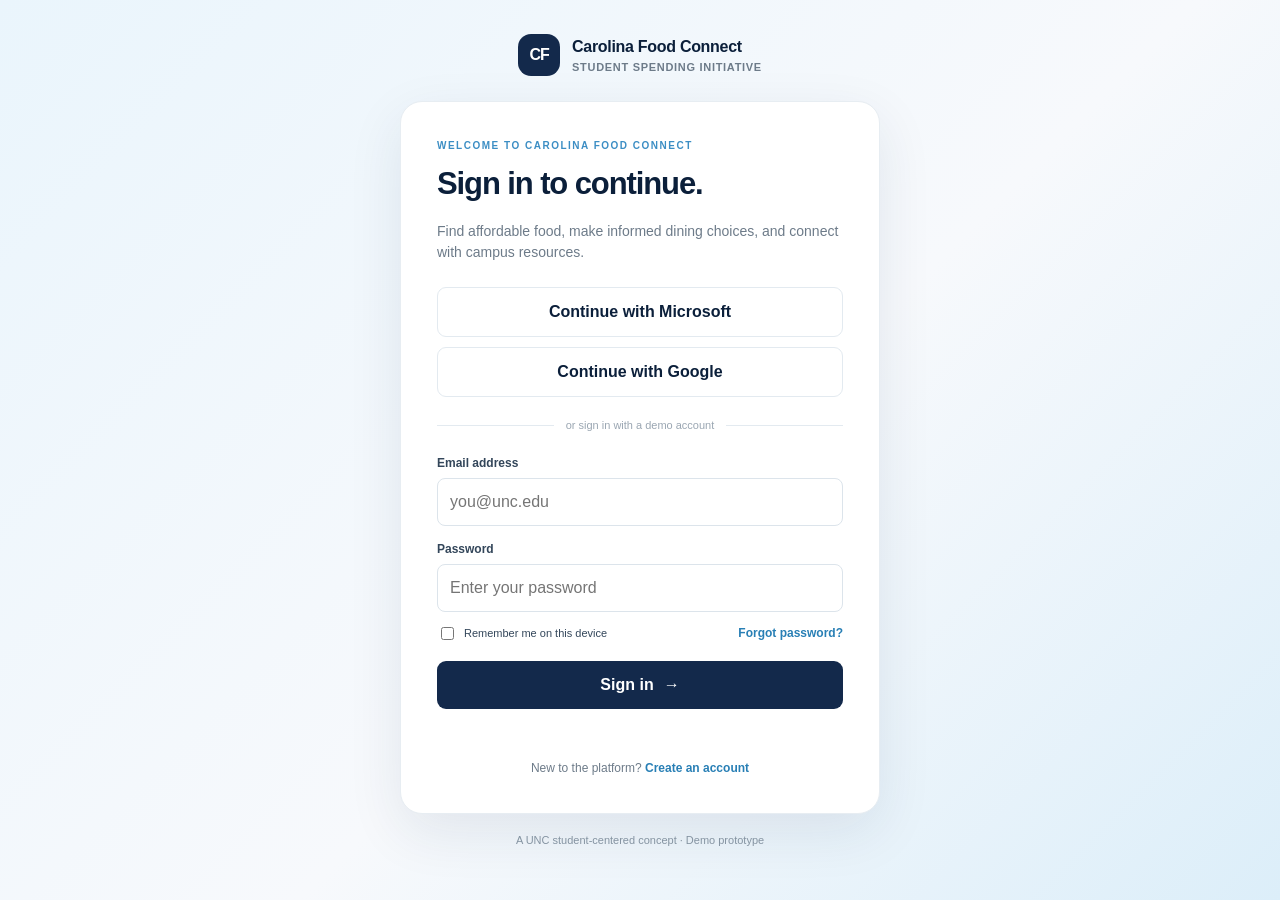
<file: carolina_food_connect_starter/admin/index.html>
<!DOCTYPE html>
<html lang="en"><head><meta charset="UTF-8"><meta name="viewport" content="width=device-width, initial-scale=1"><title>Campus Admin Portal | Carolina Food Connect</title><link rel="stylesheet" href="../assets/css/style.css"></head>
<body data-portal="admin"><div id="app"></div><script src="../assets/js/app.js"></script></body></html>
</file>
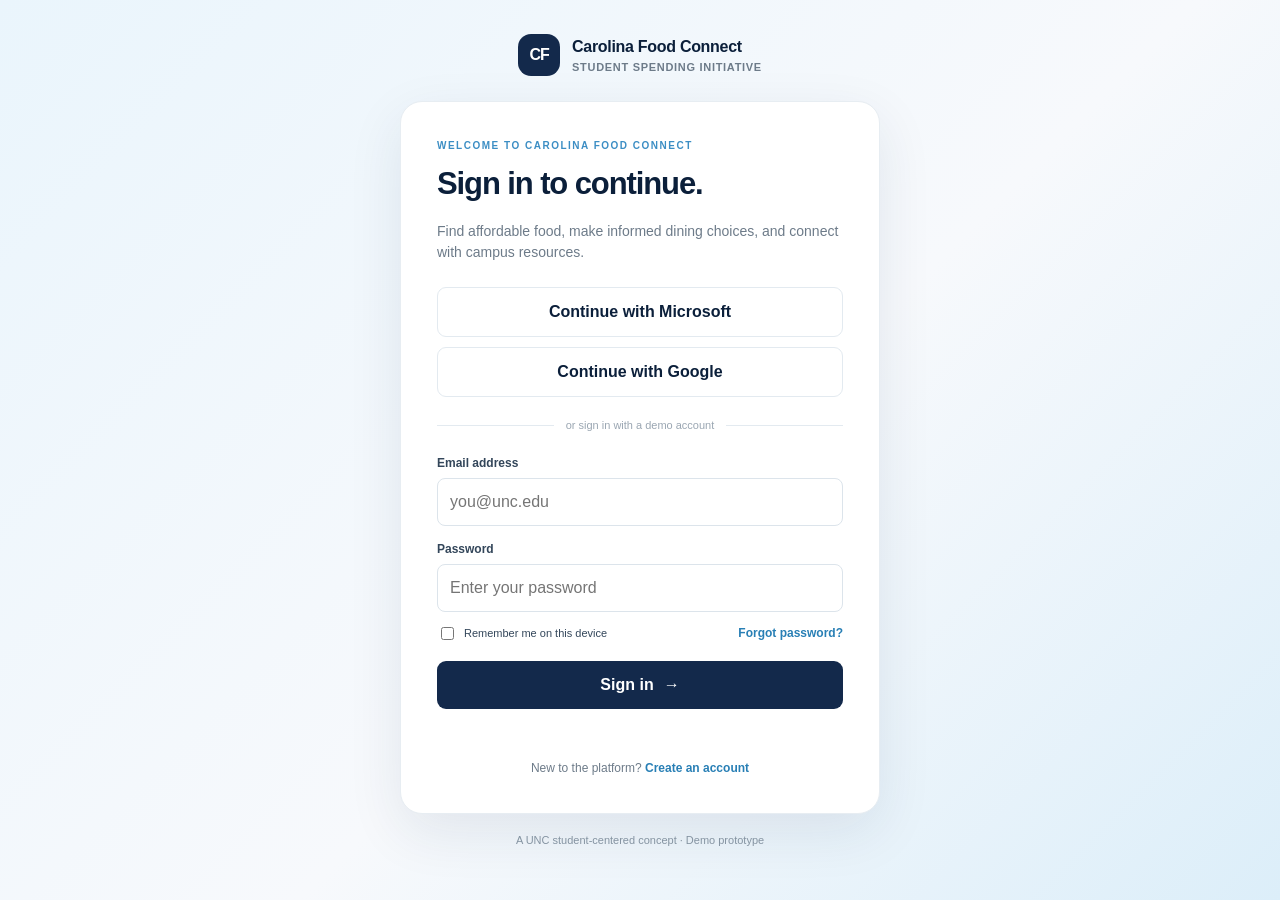
<file: carolina_food_connect_starter/business/index.html>
<!DOCTYPE html>
<html lang="en"><head><meta charset="UTF-8"><meta name="viewport" content="width=device-width, initial-scale=1"><title>Business Portal | Carolina Food Connect</title><link rel="stylesheet" href="../assets/css/style.css"></head>
<body data-portal="business"><div id="app"></div><script src="../assets/js/app.js"></script></body></html>
</file>
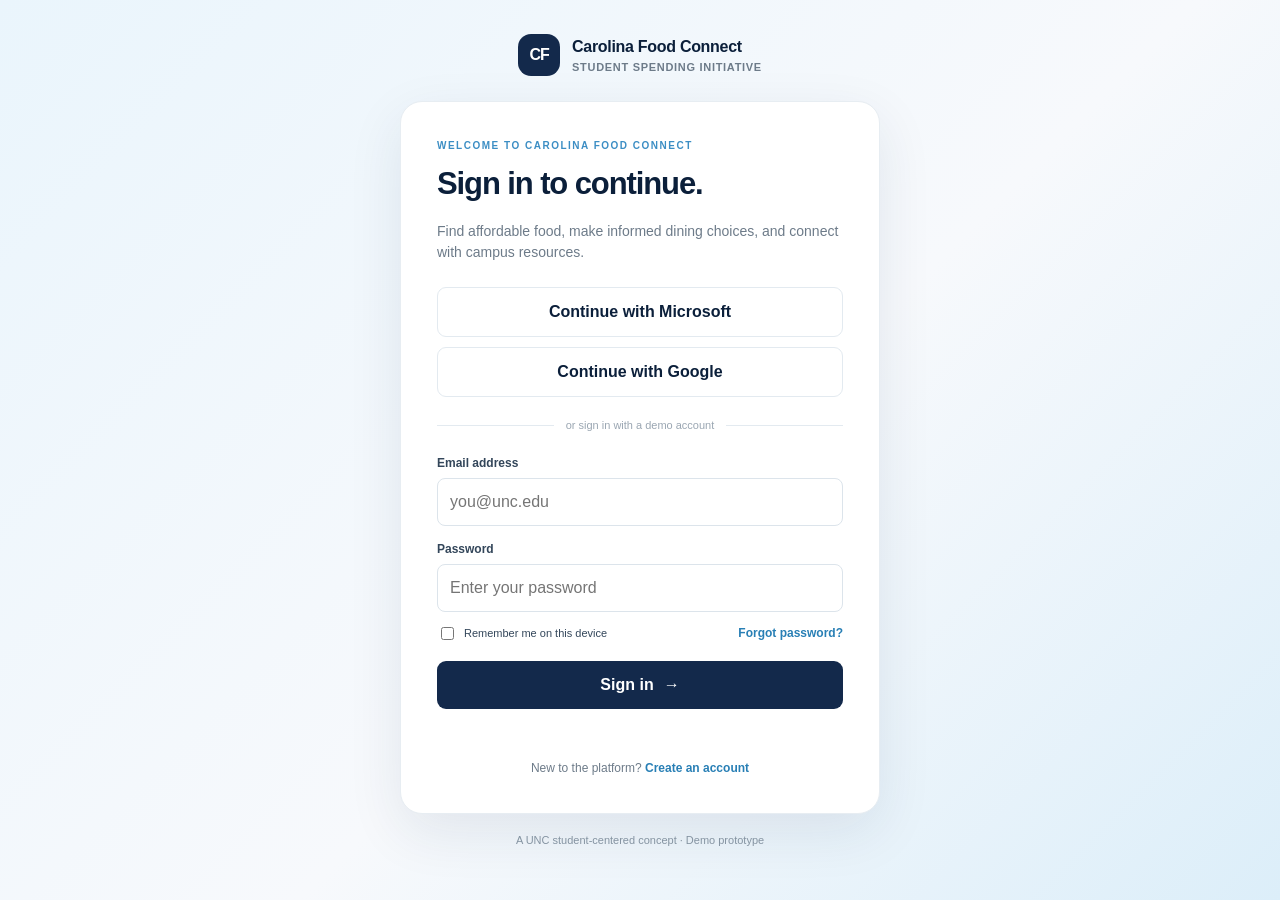
<file: carolina_food_connect_starter/student/index.html>
<!DOCTYPE html>
<html lang="en"><head><meta charset="UTF-8"><meta name="viewport" content="width=device-width, initial-scale=1"><title>Student Portal | Carolina Food Connect</title><link rel="stylesheet" href="../assets/css/style.css"></head>
<body data-portal="student"><div id="app"></div><script src="../assets/js/app.js"></script></body></html>
</file>
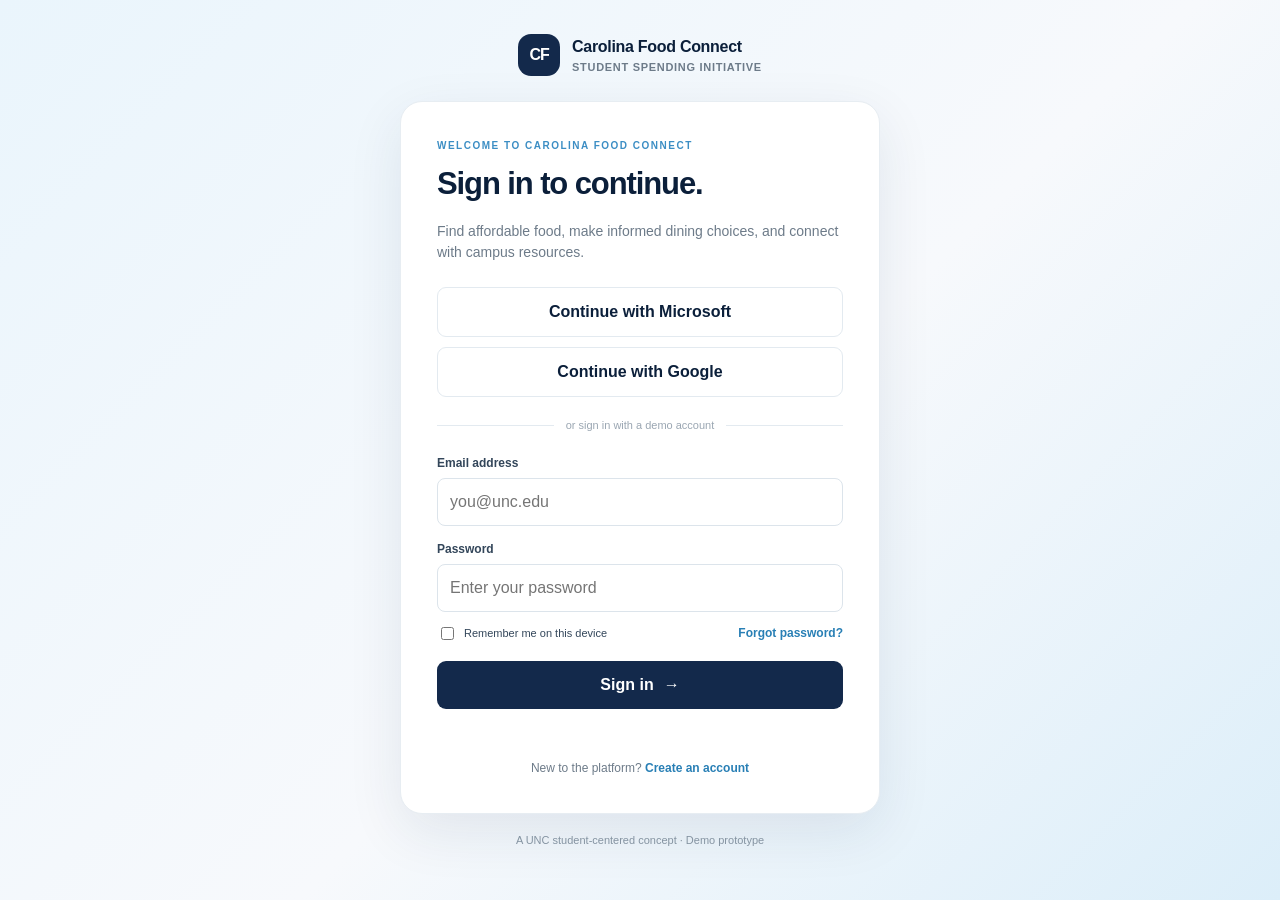
<file: carolina_food_connect_starter/login.html>
<!DOCTYPE html>
<html lang="en">
<head>
  <meta charset="UTF-8"><meta name="viewport" content="width=device-width, initial-scale=1">
  <title>Sign in | Carolina Food Connect</title>
  <link rel="stylesheet" href="assets/css/style.css">
</head>
<body class="auth-page">
  <main class="auth-shell">
    <a class="brand brand-auth" href="login.html"><span class="brand-mark">CF</span><span>Carolina Food Connect<small>Student Spending Initiative</small></span></a>
    <section class="auth-card">
      <div class="eyebrow">WELCOME TO CAROLINA FOOD CONNECT</div>
      <h1>Sign in to continue.</h1>
      <p class="muted">Find affordable food, make informed dining choices, and connect with campus resources.</p>
      <div class="sso-buttons">
        <button class="btn btn-outline btn-full" type="button" data-demo-sso="Microsoft">Continue with Microsoft</button>
        <button class="btn btn-outline btn-full" type="button" data-demo-sso="Google">Continue with Google</button>
      </div>
      <div class="separator"><span>or sign in with a demo account</span></div>
      <form id="loginForm">
        <label for="email">Email address</label>
        <input id="email" type="email" placeholder="you@unc.edu" required>
        <label for="password">Password</label>
        <input id="password" type="password" placeholder="Enter your password" required>
        <div class="form-row"><label class="check"><input type="checkbox" id="remember"> Remember me on this device</label><a href="#" class="text-link" data-toast="Password recovery will be connected to the authentication provider.">Forgot password?</a></div>
        <button class="btn btn-primary btn-full" type="submit">Sign in <span>→</span></button>
        <p class="form-message" id="loginMessage" aria-live="polite"></p>
      </form>
      <p class="auth-bottom">New to the platform? <a class="text-link" href="signup.html">Create an account</a></p>
    </section>
    <p class="auth-foot">A UNC student-centered concept · Demo prototype</p>
  </main>
  <script src="assets/js/app.js"></script>
</body>
</html>
</file>
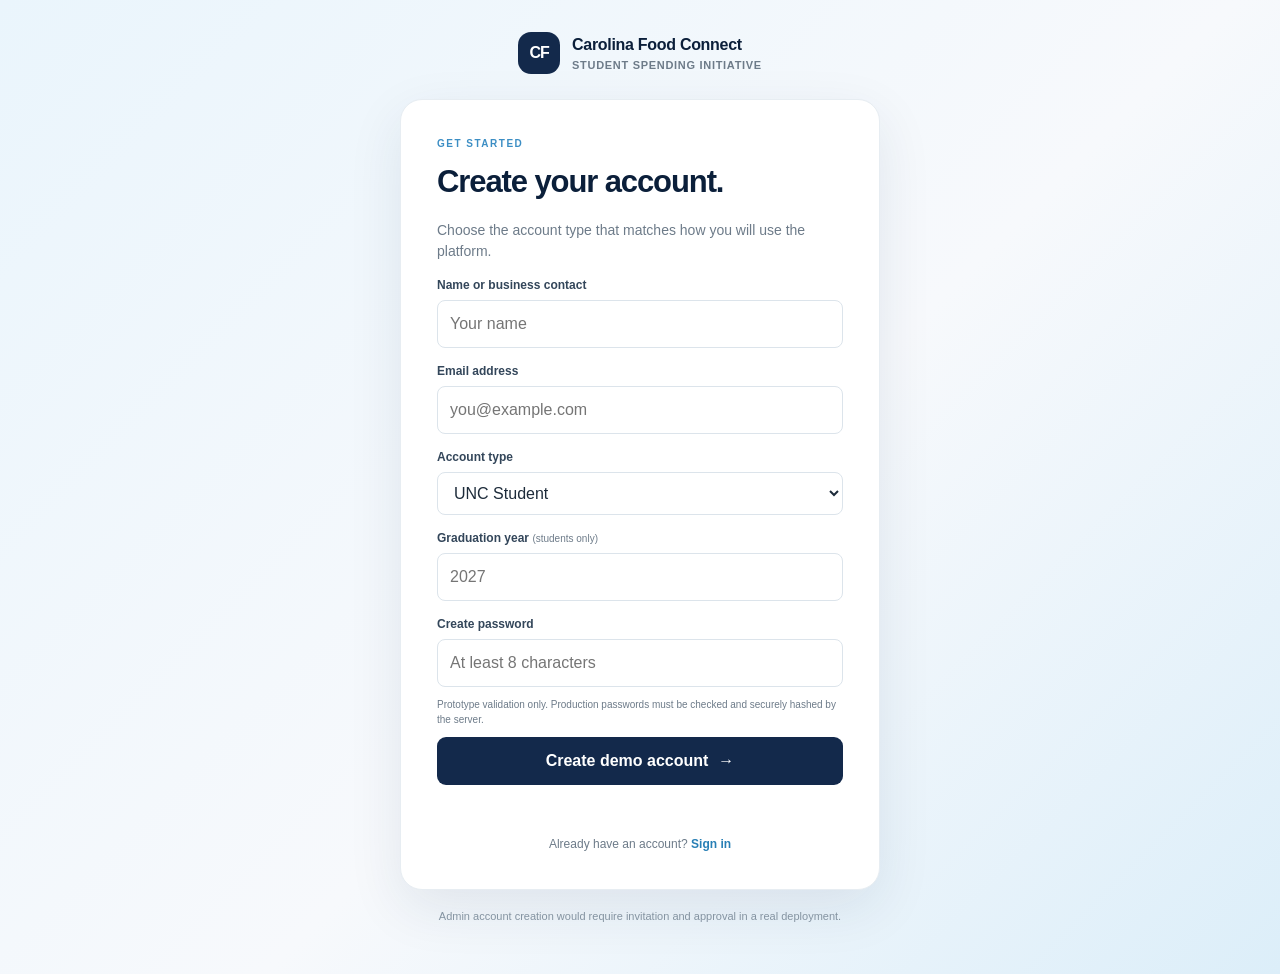
<file: carolina_food_connect_starter/signup.html>
<!DOCTYPE html>
<html lang="en">
<head><meta charset="UTF-8"><meta name="viewport" content="width=device-width, initial-scale=1"><title>Create account | Carolina Food Connect</title><link rel="stylesheet" href="assets/css/style.css"></head>
<body class="auth-page">
<main class="auth-shell">
  <a class="brand brand-auth" href="login.html"><span class="brand-mark">CF</span><span>Carolina Food Connect<small>Student Spending Initiative</small></span></a>
  <section class="auth-card">
    <div class="eyebrow">GET STARTED</div><h1>Create your account.</h1><p class="muted">Choose the account type that matches how you will use the platform.</p>
    <form id="signupForm">
      <label for="fullName">Name or business contact</label><input id="fullName" required placeholder="Your name">
      <label for="signupEmail">Email address</label><input id="signupEmail" type="email" required placeholder="you@example.com">
      <label for="role">Account type</label>
      <select id="role" required><option value="student">UNC Student</option><option value="business">Small Business</option><option value="admin">Campus Admin (demo only)</option></select>
      <label for="gradYear">Graduation year <span class="optional">(students only)</span></label><input id="gradYear" type="number" min="2026" max="2035" placeholder="2027">
      <label for="signupPassword">Create password</label><input id="signupPassword" type="password" minlength="8" required placeholder="At least 8 characters">
      <p class="hint">Prototype validation only. Production passwords must be checked and securely hashed by the server.</p>
      <button class="btn btn-primary btn-full" type="submit">Create demo account <span>→</span></button><p class="form-message" id="signupMessage" aria-live="polite"></p>
    </form>
    <p class="auth-bottom">Already have an account? <a class="text-link" href="login.html">Sign in</a></p>
  </section><p class="auth-foot">Admin account creation would require invitation and approval in a real deployment.</p>
</main><script src="assets/js/app.js"></script>
</body></html>
</file>
<file: carolina_food_connect_starter/assets/css/style.css>
:root{--carolina:#4b9cd3;--carolina-dark:#13294b;--navy:#0b1f3a;--sky:#eaf5fc;--ink:#1d2b3a;--muted:#6d7b89;--line:#e3eaf0;--white:#fff;--green:#1f8a70;--gold:#e8b44c;--shadow:0 18px 55px rgba(19,41,75,.09)}
*{box-sizing:border-box}body{margin:0;font-family:Inter,-apple-system,BlinkMacSystemFont,"Segoe UI",sans-serif;color:var(--ink);background:#f5f8fb;line-height:1.5}a{color:inherit;text-decoration:none}button,input,select{font:inherit}.auth-page{min-height:100vh;background:linear-gradient(135deg,#eaf5fc 0%,#f7f9fc 55%,#dceef9 100%);display:grid;place-items:center;padding:32px 18px}.auth-shell{width:min(100%,480px)}.brand{display:flex;align-items:center;gap:12px;font-weight:800;color:var(--navy);letter-spacing:-.3px}.brand small{display:block;font-size:11px;font-weight:600;color:var(--muted);letter-spacing:.7px;text-transform:uppercase}.brand-mark{width:42px;height:42px;border-radius:13px;background:var(--carolina-dark);color:#fff;display:grid;place-items:center;font-weight:900;letter-spacing:-1px}.brand-auth{justify-content:center;margin:0 auto 25px}.auth-card{background:#fff;border:1px solid #e7edf2;border-radius:22px;padding:36px;box-shadow:var(--shadow)}.eyebrow{font-size:10px;letter-spacing:1.5px;font-weight:800;color:#3c8ec4}.auth-card h1{font-size:31px;letter-spacing:-1.1px;color:var(--navy);margin:8px 0}.muted{color:var(--muted);font-size:14px}.sso-buttons{display:grid;gap:10px;margin:24px 0 18px}.btn{border:0;border-radius:9px;padding:12px 16px;font-weight:700;cursor:pointer;transition:.18s ease;display:inline-flex;align-items:center;justify-content:center;gap:10px}.btn:hover{transform:translateY(-1px);filter:brightness(.98)}.btn-primary{background:var(--carolina-dark);color:#fff}.btn-outline{background:#fff;border:1px solid var(--line);color:var(--navy)}.btn-full{width:100%}.separator{display:flex;align-items:center;gap:12px;color:#9aa6b2;font-size:11px;margin:20px 0}.separator:before,.separator:after{content:"";height:1px;background:var(--line);flex:1}form label{display:block;font-size:12px;font-weight:700;color:#33465a;margin:14px 0 6px}input,select{width:100%;border:1px solid #dce4eb;border-radius:8px;padding:11px 12px;background:#fff;color:var(--ink);outline:none}input:focus,select:focus{border-color:var(--carolina);box-shadow:0 0 0 3px #4b9cd326}.form-row{display:flex;justify-content:space-between;align-items:center;gap:8px;margin:12px 0 18px}.check{display:flex;align-items:center;gap:7px;margin:0;font-size:11px!important;font-weight:500!important}.check input{width:auto}.text-link{color:#287fb5;font-weight:700;font-size:12px}.auth-bottom{text-align:center;font-size:12px;color:var(--muted);margin:22px 0 0}.auth-foot{text-align:center;font-size:11px;color:#8493a1;margin:18px 0}.form-message{font-size:12px;color:#b13a3a;min-height:16px}.hint,.optional{font-size:10px;color:var(--muted);font-weight:400}.app-layout{display:flex;min-height:100vh}.sidebar{width:250px;background:var(--navy);color:#d9e6f1;padding:25px 17px;display:flex;flex-direction:column;flex-shrink:0}.sidebar .brand{color:#fff;padding:0 8px 27px}.sidebar .brand small{color:#a9bfd1}.sidebar .brand-mark{background:var(--carolina)}.nav-label{font-size:9px;letter-spacing:1.4px;color:#8099ae;font-weight:800;padding:16px 10px 8px}.nav-link{border:0;background:transparent;color:#c7d6e3;padding:10px 12px;border-radius:8px;text-align:left;display:flex;gap:11px;align-items:center;font-size:12px;cursor:pointer;width:100%}.nav-link:hover,.nav-link.active{background:#ffffff18;color:#fff}.nav-icon{width:18px;text-align:center;color:#8bc8ee}.sidebar-bottom{margin-top:auto;border-top:1px solid #ffffff20;padding-top:17px}.user-mini{font-size:11px;padding:10px 8px;color:#fff}.user-mini span{display:block;color:#8fa8bd;font-size:10px}.main-area{flex:1;min-width:0}.topbar{height:72px;background:#fff;border-bottom:1px solid var(--line);display:flex;align-items:center;justify-content:space-between;padding:0 34px}.crumb{font-size:11px;color:var(--muted)}.top-actions{display:flex;align-items:center;gap:18px;font-size:12px}.avatar{width:34px;height:34px;border-radius:50%;background:var(--sky);color:var(--navy);display:grid;place-items:center;font-weight:800}.content{padding:32px 36px;max-width:1400px;margin:auto}.page-heading{display:flex;justify-content:space-between;align-items:flex-start;gap:18px;margin-bottom:25px}.page-heading h1{font-size:27px;color:var(--navy);letter-spacing:-.8px;margin:0 0 4px}.page-heading p{margin:0;color:var(--muted);font-size:13px}.welcome-tag{font-size:10px;color:#3288bd;font-weight:800;letter-spacing:1px;text-transform:uppercase}.grid{display:grid;grid-template-columns:repeat(12,1fr);gap:17px}.card{background:#fff;border:1px solid var(--line);border-radius:13px;padding:20px;box-shadow:0 4px 18px #13294b08}.stat{grid-column:span 3}.stat-label{font-size:11px;color:var(--muted);font-weight:600}.stat-value{font-size:27px;font-weight:800;color:var(--navy);letter-spacing:-1px;margin:8px 0 3px}.stat-note{font-size:10px;color:var(--green)}.wide{grid-column:span 8}.half{grid-column:span 6}.third{grid-column:span 4}.full{grid-column:span 12}.card-title{font-size:14px;font-weight:800;color:var(--navy);margin:0 0 15px}.card-sub{font-size:11px;color:var(--muted);margin-top:-10px;margin-bottom:16px}.feature-list{display:grid;grid-template-columns:repeat(2,1fr);gap:10px}.feature{border:1px solid var(--line);border-radius:10px;padding:14px;display:flex;gap:11px;align-items:flex-start;background:#fff}.feature-icon{width:34px;height:34px;border-radius:9px;background:var(--sky);display:grid;place-items:center;color:#247bb2;flex-shrink:0}.feature strong{display:block;font-size:12px;color:var(--navy)}.feature small{font-size:10px;color:var(--muted)}.pill{display:inline-block;padding:4px 8px;border-radius:20px;background:#eaf5fc;color:#267fb5;font-size:9px;font-weight:800}.pill.green{background:#e8f6f1;color:#208368}.pill.gold{background:#fff5df;color:#9b6c0e}.table-wrap{overflow-x:auto}table{width:100%;border-collapse:collapse;font-size:11px}th{text-align:left;color:#8493a1;font-size:9px;text-transform:uppercase;letter-spacing:.7px;padding:10px;border-bottom:1px solid var(--line)}td{padding:12px 10px;border-bottom:1px solid #edf1f4}tr:last-child td{border-bottom:0}.deal{display:flex;justify-content:space-between;gap:12px;padding:13px 0;border-bottom:1px solid #edf1f4}.deal:last-child{border:0}.deal strong{font-size:12px;color:var(--navy);display:block}.deal small{font-size:10px;color:var(--muted)}.deal-right{text-align:right;white-space:nowrap}.deal-right b{font-size:12px;color:#247fb5}.progress{height:7px;background:#eaf0f4;border-radius:10px;overflow:hidden;margin:10px 0}.progress span{display:block;height:100%;background:var(--carolina);border-radius:10px}.notice{padding:13px 15px;background:#edf7fd;border:1px solid #d8edf9;border-radius:9px;color:#315b77;font-size:11px;margin:15px 0}.btn-small{padding:8px 11px;font-size:10px}.field-row{display:grid;grid-template-columns:1fr 1fr;gap:12px}.empty{padding:24px;text-align:center;color:var(--muted);font-size:12px}.toast{position:fixed;bottom:22px;right:22px;background:var(--navy);color:#fff;padding:12px 17px;border-radius:9px;font-size:12px;box-shadow:var(--shadow);z-index:10}.mobile-menu{display:none}
@media(max-width:900px){.sidebar{width:210px}.content{padding:25px 20px}.stat{grid-column:span 6}.wide,.half{grid-column:span 12}.third{grid-column:span 6}}
@media(max-width:620px){.app-layout{display:block}.sidebar{width:100%;padding:12px 15px}.sidebar .brand{padding:0 5px 10px}.sidebar nav,.sidebar .nav-label,.sidebar-bottom{display:none}.sidebar.mobile-open nav{display:block}.mobile-menu{display:inline-flex}.topbar{height:58px;padding:0 16px}.content{padding:22px 15px}.stat,.third,.half,.wide{grid-column:span 12}.page-heading h1{font-size:23px}.auth-card{padding:25px 21px}.auth-card h1{font-size:27px}.feature-list{grid-template-columns:1fr}.top-actions{gap:9px}}
</file>
